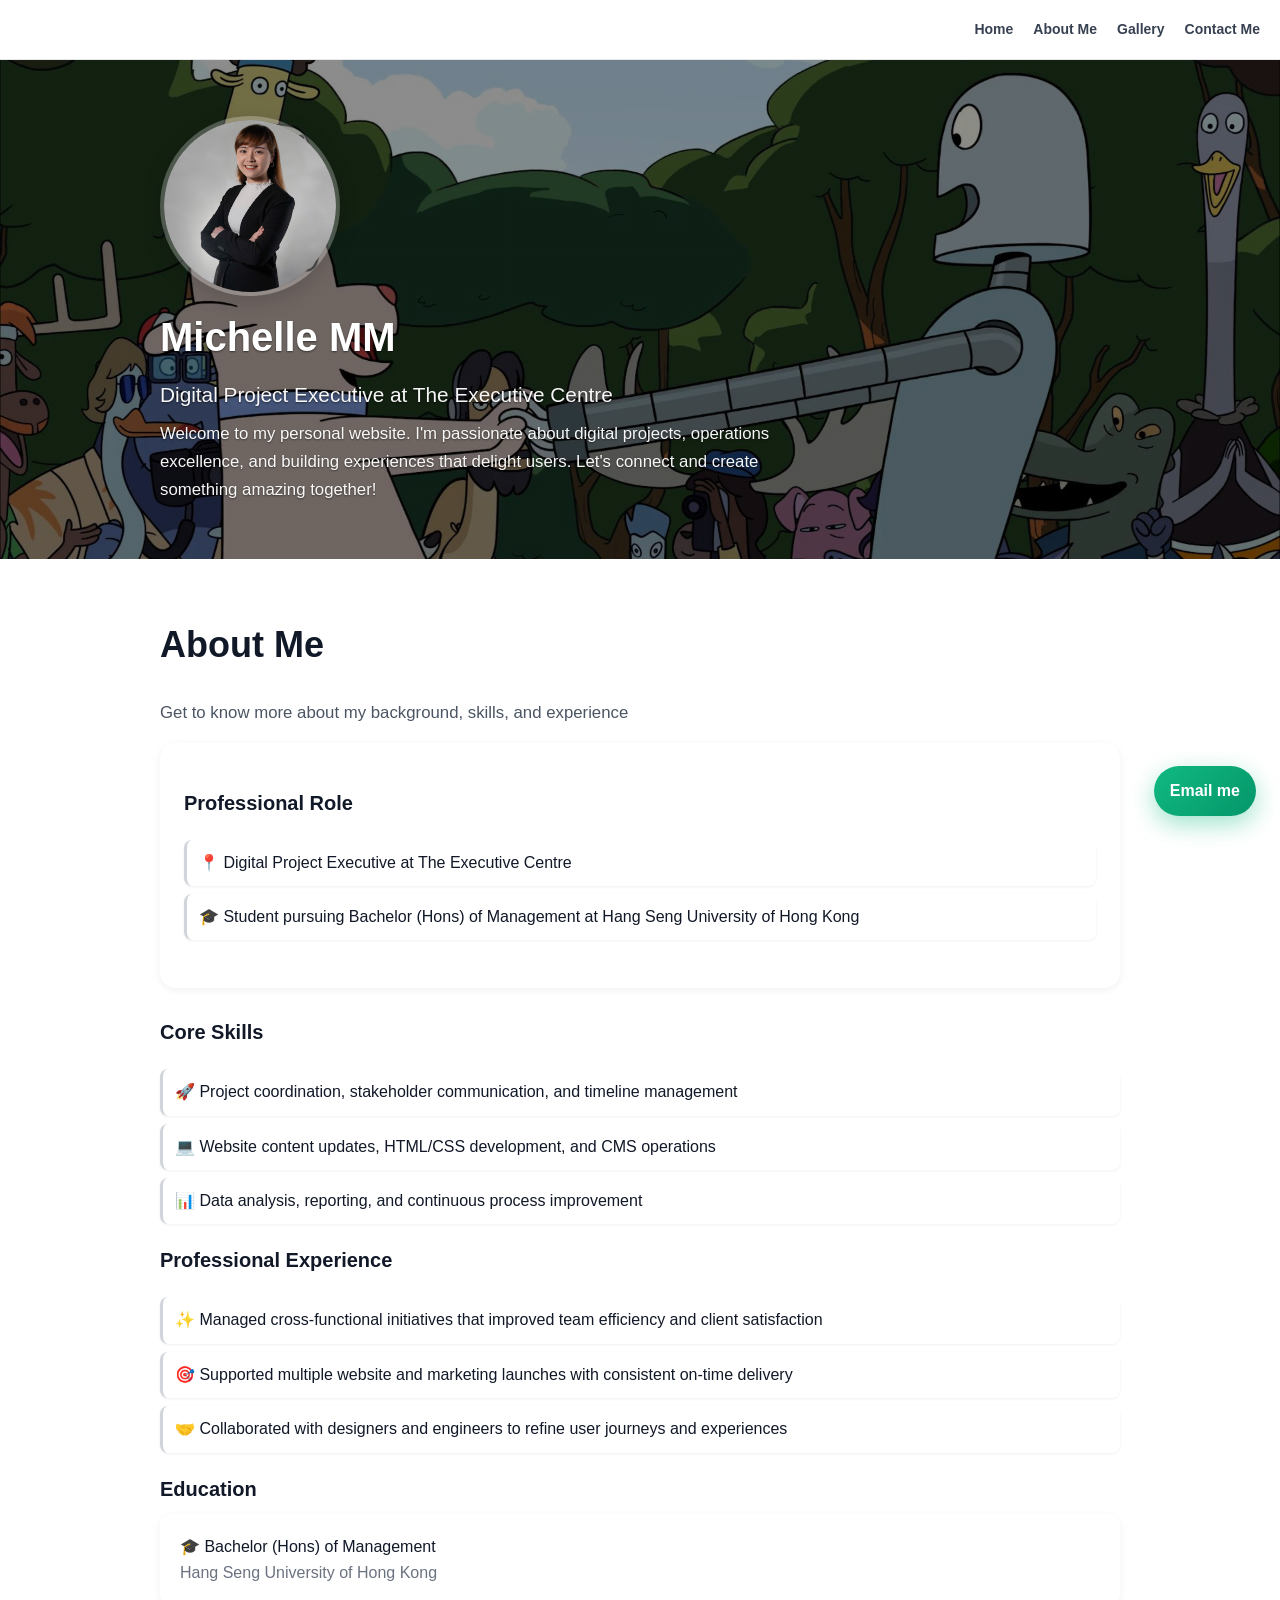
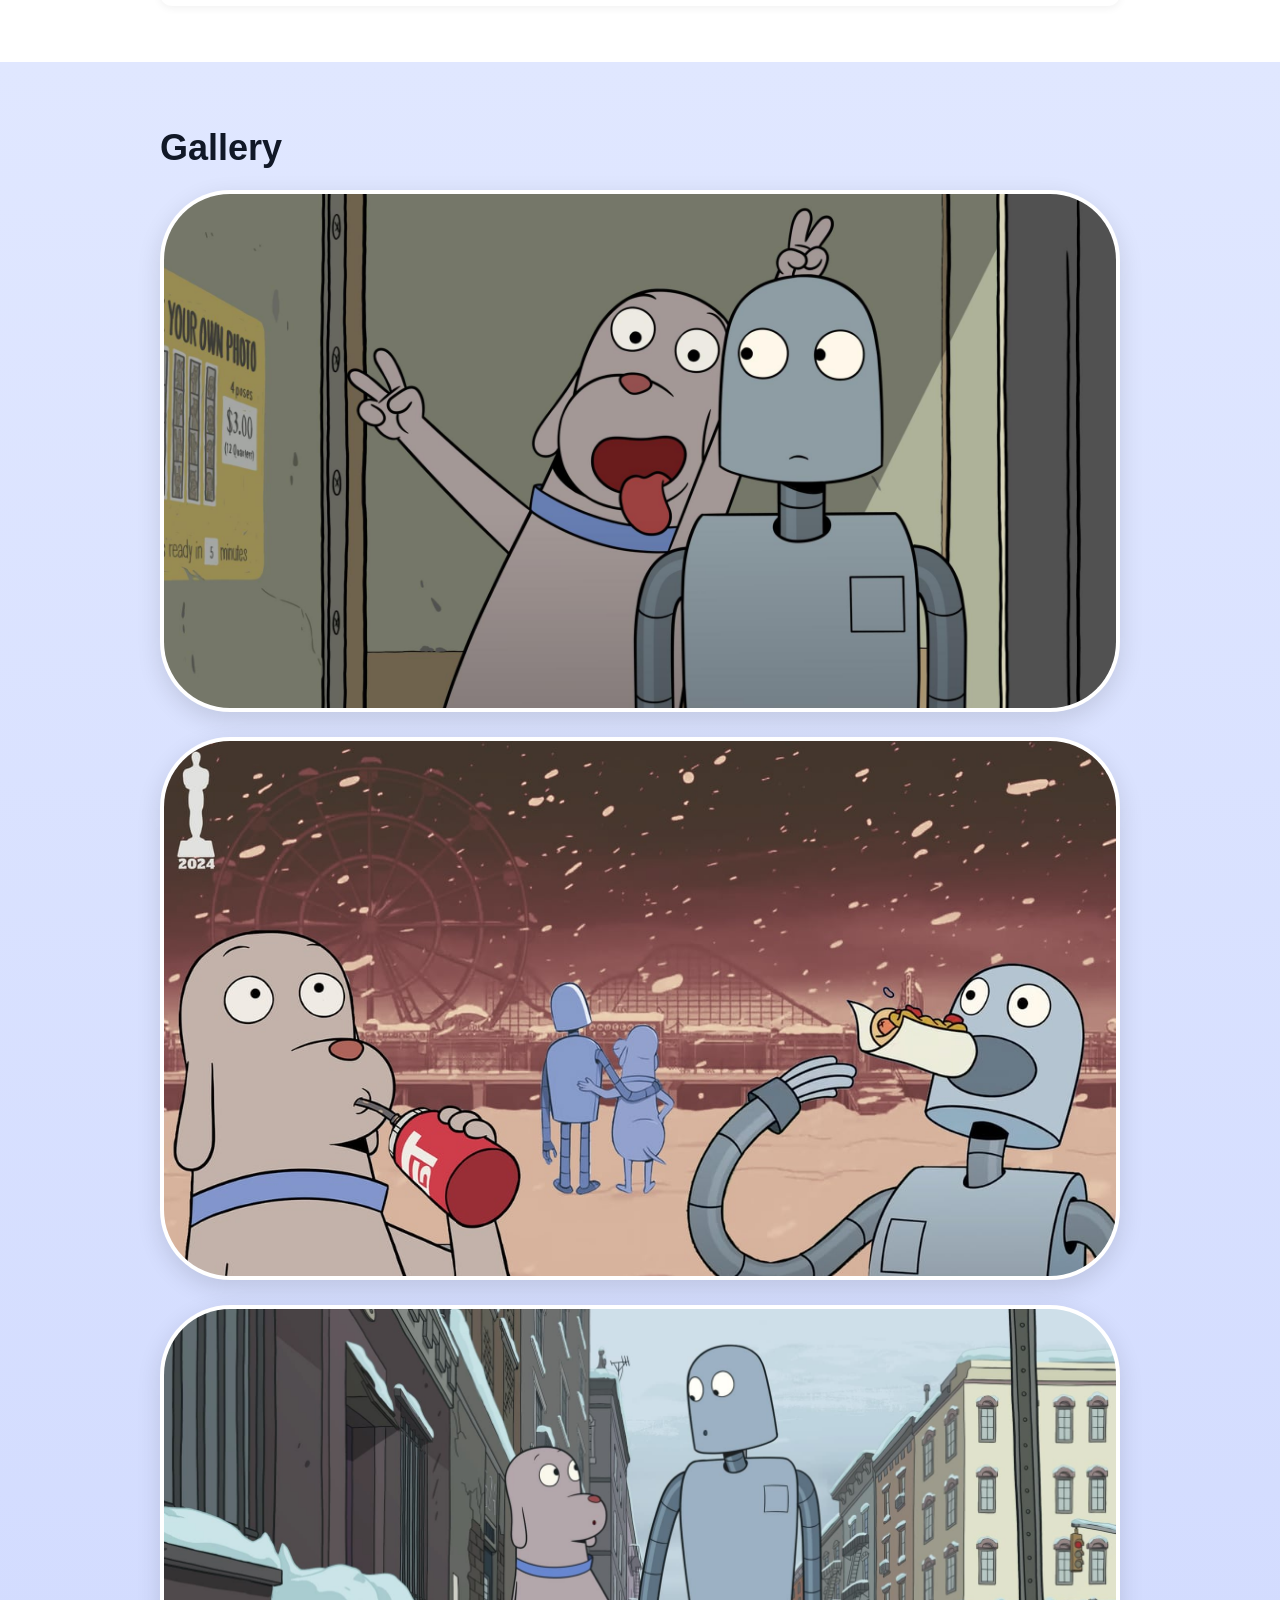
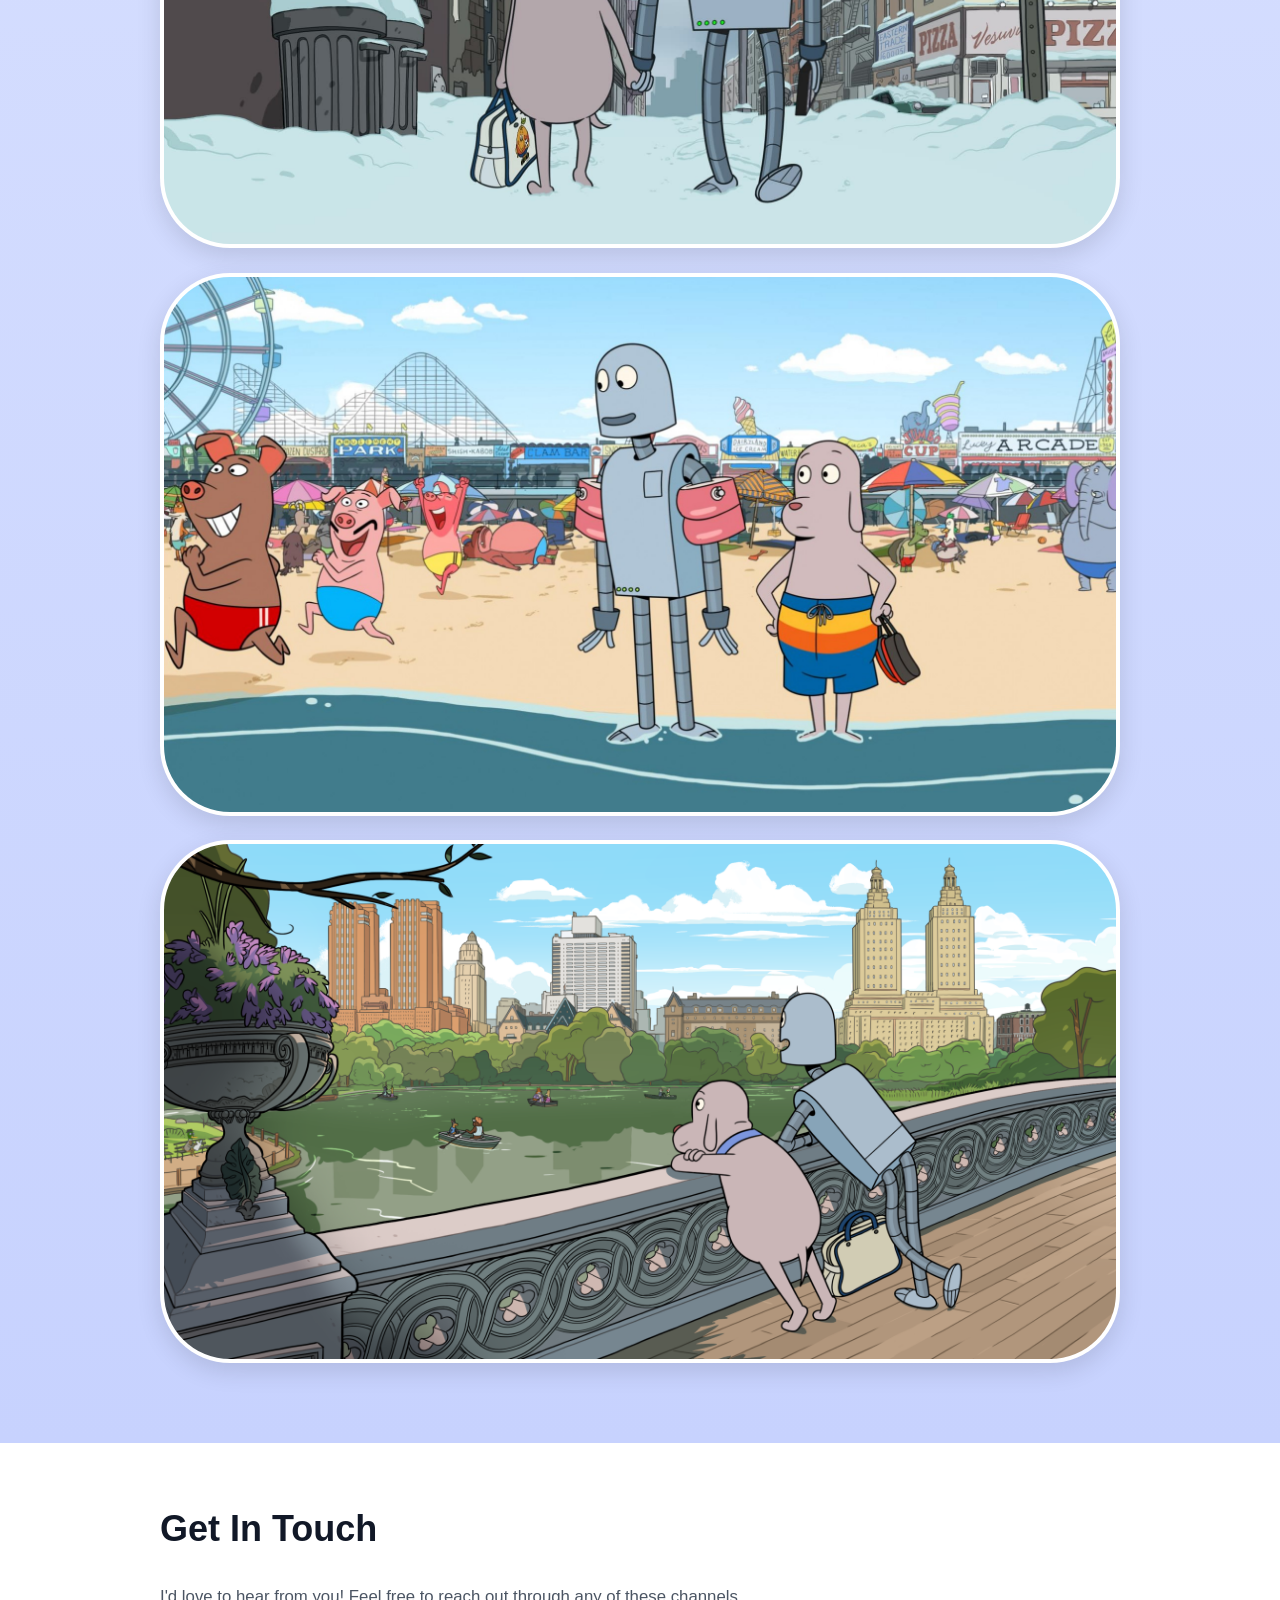
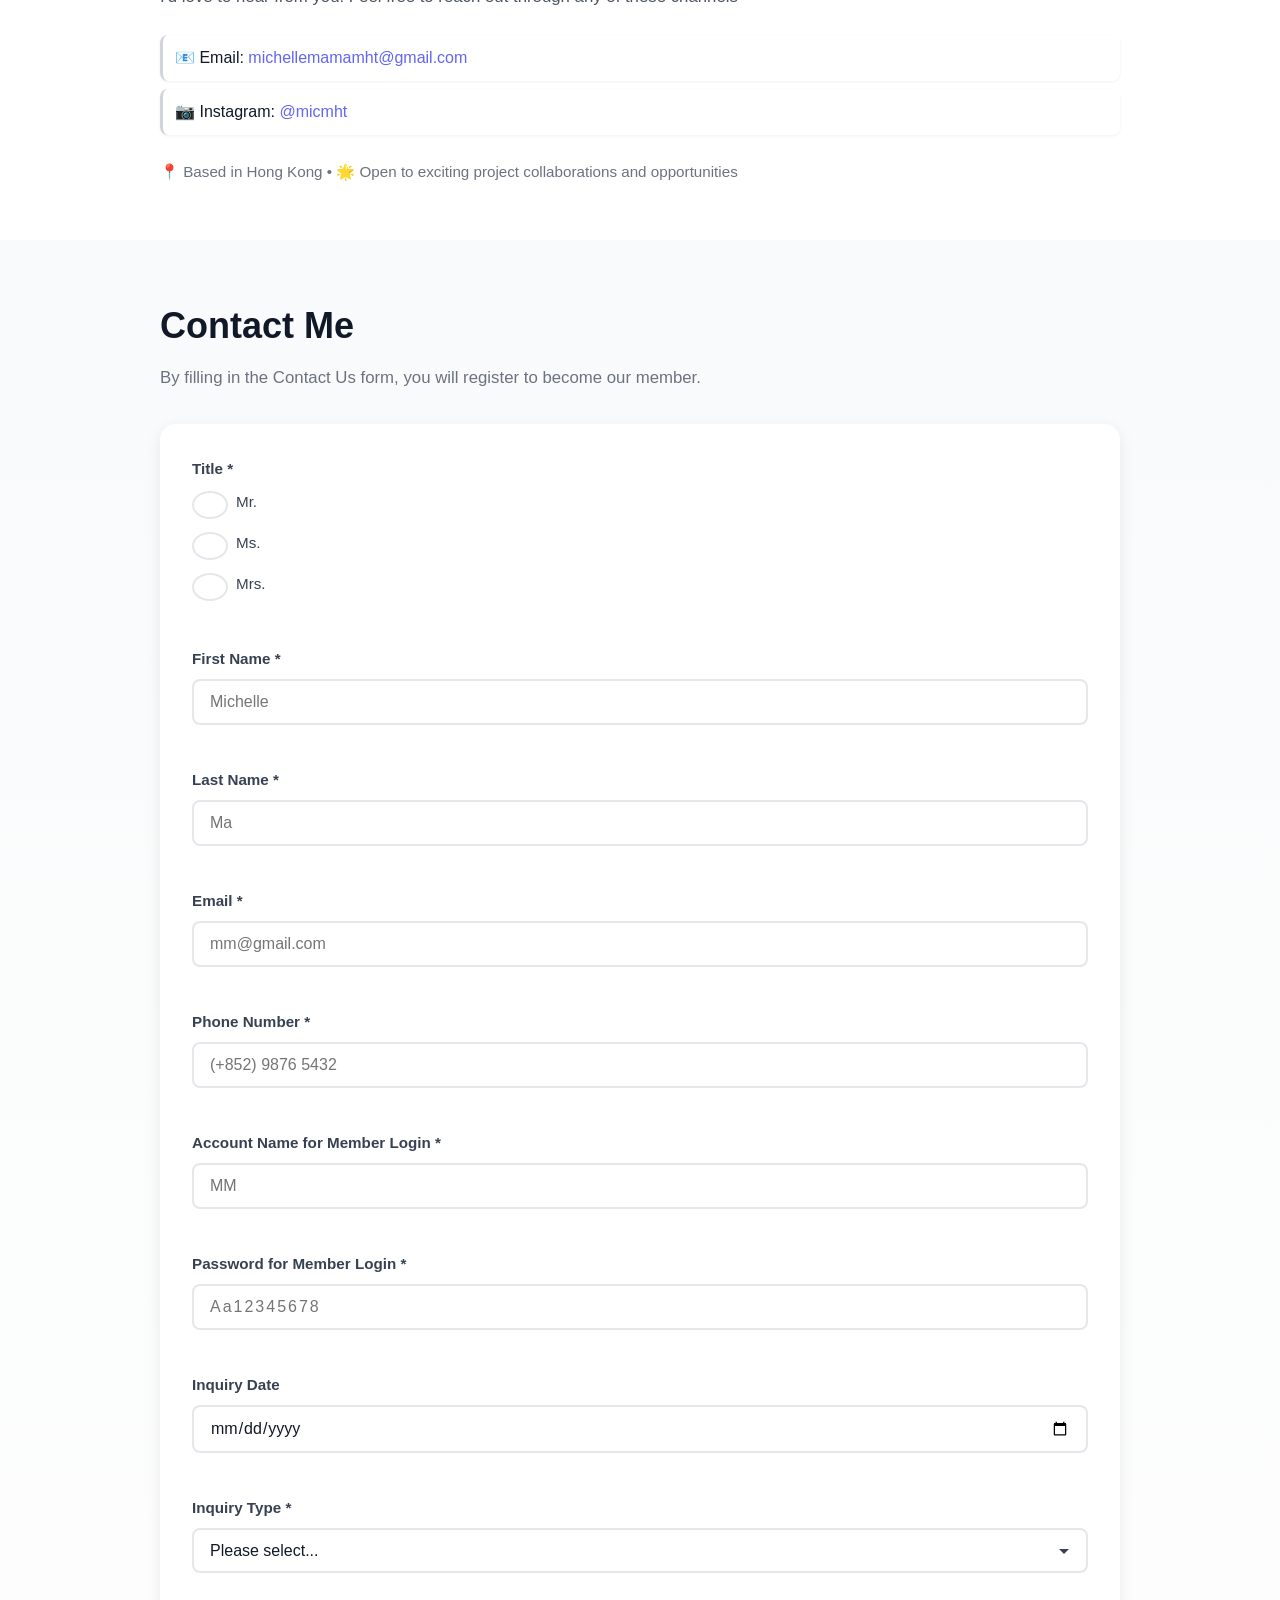
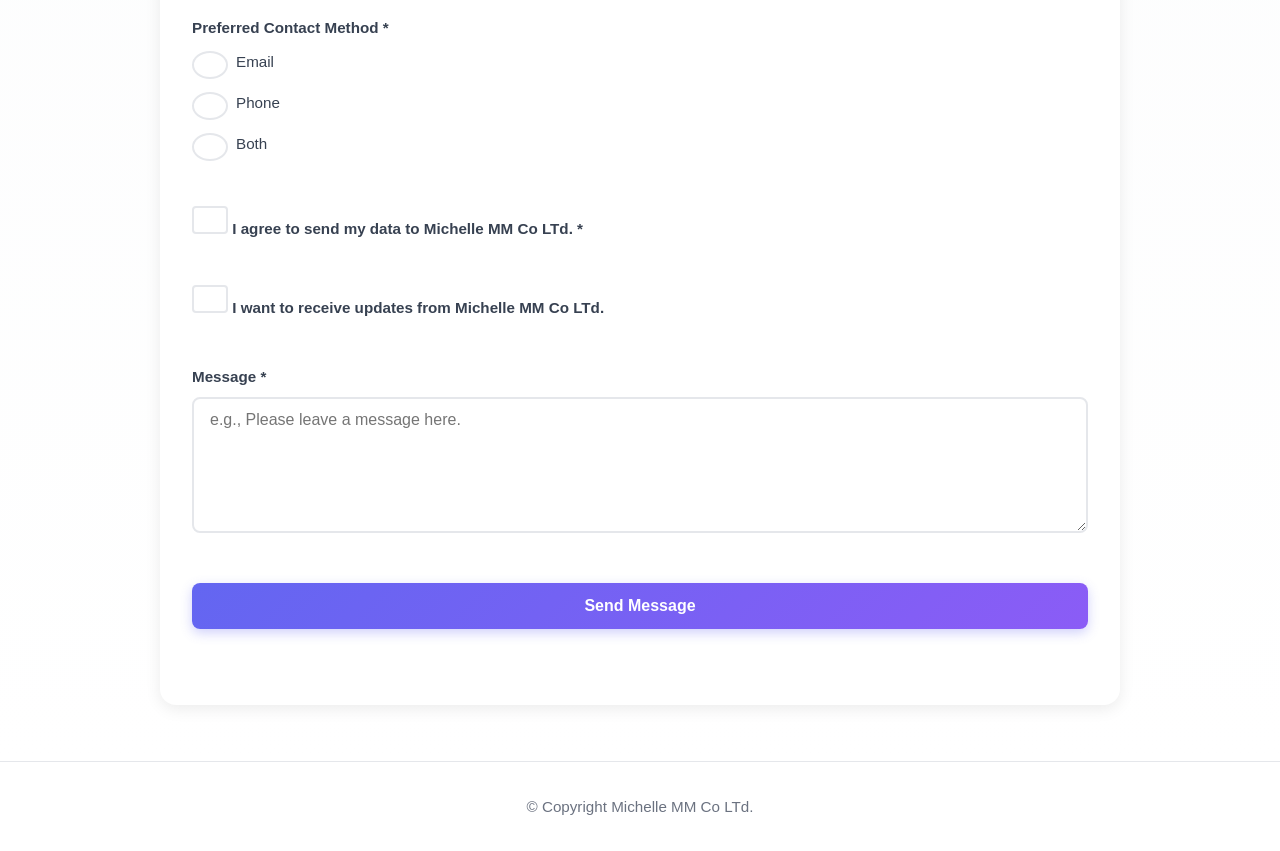
<file: index.html>
<!DOCTYPE html>
<html lang="en">
<head>
<meta charset="UTF-8">
<meta name="viewport" content="width=device-width, initial-scale=1.0">
<title>Michelle MM - Digital Project Executive | Personal Portfolio</title>
<link rel="stylesheet" href="css/style.css">
</head>
<body>
<header>
<nav>
<ul>
<li><a href="#intro">Home</a></li>
<li><a href="#about">About Me</a></li>
<li><a href="#gallery">Gallery</a></li>
<li><a href="#contact">Contact Me</a></li>
</ul>
</nav>
</header>
<main>
<section id="intro">
<div class="Container">
<img src="Images/Portrait.JPG" alt="The portrait of me">
<h2>Michelle MM</h2>
<p style="font-size: 1.3rem; font-weight: 500; margin-top: 16px;">Digital Project Executive at The Executive Centre</p>
<p>Welcome to my personal website. I'm passionate about digital projects, operations excellence, and building experiences that delight users. Let's connect and create something amazing together!</p>
</div> 
</section>

<section id="about">
<div class="container">
<h1>About Me</h1>
<p>Get to know more about my background, skills, and experience</p>
<div style="background: rgb(255, 255, 255); padding: 24px; border-radius: 16px; margin-bottom: 32px; box-shadow: 0 2px 8px rgba(0,0,0,0.06);">
<h2>Professional Role</h2>
<ul>
<li>📍 Digital Project Executive at The Executive Centre</li>
<li>🎓 Student pursuing Bachelor (Hons) of Management at Hang Seng University of Hong Kong</li>
</ul>
</div>

<h2>Core Skills</h2>
<ul>
<li>🚀 Project coordination, stakeholder communication, and timeline management</li>
<li>💻 Website content updates, HTML/CSS development, and CMS operations</li>
<li>📊 Data analysis, reporting, and continuous process improvement</li>
</ul>

<h2>Professional Experience</h2>
<ul>
<li>✨ Managed cross-functional initiatives that improved team efficiency and client satisfaction</li>
<li>🎯 Supported multiple website and marketing launches with consistent on-time delivery</li>
<li>🤝 Collaborated with designers and engineers to refine user journeys and experiences</li>
</ul>

<h2>Education</h2>
<p style="background: white; padding: 20px; border-radius: 12px; box-shadow: 0 2px 8px rgba(0,0,0,0.06); display: inline-block; min-width: 100%;">🎓 Bachelor (Hons) of Management<br><span style="color: #6b7280; font-size: 1rem;">Hang Seng University of Hong Kong</span></p>
</div>
</section>

<section id="gallery">
<div class="container">
<h1>Gallery</h1>
<img src="Images/wp14143793-robot-dreams-wallpapers.jpg" alt="Robot and Doggy">
<img src="Images/wp14143801-robot-dreams-wallpapers.jpg" alt="Robot and Doggy are eating together">
<img src="Images/wp14143804-robot-dreams-wallpapers.jpg" alt="Robot and Doggy are holding hands under the snow">
<img src="Images/wp14143809-robot-dreams-wallpapers.jpg" alt="Robot and Doggy are going to the beatch">
<img src="Images/wp14143810-robot-dreams-wallpapers.png" alt="Robot and Doggy are enjoy the view on the bridge">
</div>
</section>

<section id="contact">
<div class="container">
<h1>Get In Touch</h1>
<p>I'd love to hear from you! Feel free to reach out through any of these channels</p>
<ul>
<li>📧 Email: <a href="mailto:michellemamamht@gmail.com">michellemamamht@gmail.com</a></li>
<li>📷 Instagram: <a href="https://instagram.com/micmht" target="_blank" rel="noopener noreferrer">@micmht</a></li>
</ul>
<p>📍 Based in Hong Kong • 🌟 Open to exciting project collaborations and opportunities</p>
</div>
</section>

<section id="contact-form">
<div class="container">
<h1>Contact Me</h1>
<p>By filling in the Contact Us form, you will register to become our member.</p>
<form id="contactForm" action="https://app.us7.list-manage.com/subscribe/post?u=ef523bb16d90a282c8f7b4251&amp;id=9f98a2d433&amp;f_id=00cca8e0f0" method="post" novalidate>
  <div class="form-group">
    <label>Title *</label>
    <div class="radio-group">
    <div class="radio-option">
    <input type="radio" id="title-mr" name="title" value="mr" required>
    <label for="title-mr">Mr.</label>
    </div>
    <div class="radio-option">
    <input type="radio" id="title-ms" name="title" value="ms" required>
    <label for="title-ms">Ms.</label>
    </div>
    <div class="radio-option">
    <input type="radio" id="title-mrs" name="title" value="mrs" required>
    <label for="title-mrs">Mrs.</label>
    </div>
    </div>
    <span class="error-message"></span>
    </div>
<div class="form-group">
<label for="firstName">First Name *</label>
<input type="text" id="firstName" name="FNAME" placeholder="Michelle" required>
<span class="error-message"></span>
</div>
<div class="form-group">
<label for="lastName">Last Name *</label>
<input type="text" id="lastName" name="LNAME" placeholder="Ma" required>
<span class="error-message"></span>
</div>
<div class="form-group">
<label for="email">Email *</label>
<input type="email" id="email" name="EMAIL" placeholder="mm@gmail.com" required>
<span class="error-message"></span>
</div>
<div class="form-group">
<label for="phone">Phone Number *</label>
<input type="tel" id="phone" name="PHONE" placeholder="(+852) 9876 5432" minlength="8" maxlength="20" required>
<span class="error-message"></span>
</div>
<!-- Mailchimp bot protection field -->
<div aria-hidden="true" style="position: absolute; left: -5000px;">
  <input type="text" name="b_ef523bb16d90a282c8f7b4251_9f98a2d433" tabindex="-1" value="">
</div>
<div class="form-group">
  <label for="account-name">Account Name for Member Login *</label>
  <input type="text" id="account-name" name="account-name" placeholder="MM" required>
  <span class="error-message"></span>
  </div>
<div class="form-group">
<label for="password">Password for Member Login *</label>
<input type="password" id="password" name="password" placeholder="Aa12345678" required>
<span class="error-message"></span>
</div>
<div class="form-group">
  <label for="date">Inquiry Date</label>
  <input type="date" id="date" name="date">
  <span class="error-message"></span>
  </div>
<div class="form-group">
<label for="inquiry-type">Inquiry Type *</label>
<select id="inquiry-type" name="inquiry-type" required>
<option value="">Please select...</option>
<option value="general">General Inquiry</option>
<option value="collaboration">Project Collaboration</option>
<option value="job">Job Opportunity</option>
<option value="other">Other</option>
</select>
<span class="error-message"></span>
</div>
<div class="form-group">
<label>Preferred Contact Method *</label>
<div class="radio-group">
<div class="radio-option">
<input type="radio" id="contact-email" name="contact-method" value="email" required>
<label for="contact-email">Email</label>
</div>
<div class="radio-option">
<input type="radio" id="contact-phone" name="contact-method" value="phone" required>
<label for="contact-phone">Phone</label>
</div>
<div class="radio-option">
<input type="radio" id="contact-both" name="contact-method" value="both" required>
<label for="contact-both">Both</label>
</div>
</div>
<span class="error-message"></span>
</div>
<div class="form-group">
  <label class="checkbox-label">
  <input type="checkbox" id="terms" name="terms" value="accepted" required>
  <span>I agree to send my data to Michelle MM Co LTd. *</span>
  </label>
  <span class="error-message"></span>
  </div>
<div class="form-group">
  <label class="checkbox-label">
  <input type="checkbox" id="opt-in" name="opt-in" value="accepted">
  <span>I want to receive updates from Michelle MM Co LTd.</span>
  </label>
  <span class="error-message"></span>
  </div>
<div class="form-group">
<label for="message">Message *</label>
<textarea id="message" name="message" rows="6" placeholder="e.g., Please leave a message here." required></textarea>
<span class="error-message"></span>
</div>
<button type="submit" class="submit-btn">Send Message</button>
<div id="formMessage" class="form-message"></div>
</form>
</div>
</section>

</main>
<footer>
<p>© Copyright Michelle MM Co LTd.</p>
</footer>
<!-- Lightbox overlay for gallery -->
<div id="lightbox" aria-hidden="true" style="display:none;">
<div class="lightbox-backdrop" role="button" tabindex="0"></div>
<img class="lightbox-image" alt="Expanded gallery image">
</div>

<!-- Back to top button -->
<button id="backToTop" type="button" aria-label="Back to top" style="display:none;">↑</button>

<!-- Sticky CTA: Email me -->
<a id="ctaEmail" href="mailto:michellemamamht@gmail.com" aria-label="Email Michelle">Email me</a>

<!-- Interaction scripts -->
<script>
// Smooth scroll for in-page links
document.querySelectorAll('a[href^="#"]').forEach(function(anchor){
  anchor.addEventListener('click', function(e){
    var targetId = this.getAttribute('href');
    var target = document.querySelector(targetId);
    if(target){
      e.preventDefault();
      target.scrollIntoView({ behavior: 'smooth', block: 'start' });
    }
  });
});

// Back to top visibility and behavior
var backBtn = document.getElementById('backToTop');
window.addEventListener('scroll', function(){
  backBtn.style.display = window.scrollY > 300 ? 'block' : 'none';
});
backBtn.addEventListener('click', function(){
  window.scrollTo({ top: 0, behavior: 'smooth' });
});

// Carousel logic
(function(){
  var track = document.querySelector('.carousel-track');
  if(!track) return;
  var slides = Array.from(document.querySelectorAll('.carousel-slide'));
  var prevBtn = document.querySelector('.carousel-btn.prev');
  var nextBtn = document.querySelector('.carousel-btn.next');
  var dotsContainer = document.querySelector('.carousel-dots');
  var index = 0;
  var timer; var autoplayMs = 3500; var isPointerDown = false; var startX = 0; var deltaX = 0;

  function renderDots(){
    dotsContainer.innerHTML = '';
    slides.forEach(function(_, i){
      var dot = document.createElement('button');
      dot.className = 'carousel-dot' + (i === index ? ' active' : '');
      dot.setAttribute('aria-label', 'Slide ' + (i+1));
      dot.addEventListener('click', function(){ goTo(i); restart(); });
      dotsContainer.appendChild(dot);
    });
  }
  function update(){
    var width = track.clientWidth; // equal to carousel width via CSS
    track.style.transform = 'translateX(' + (-index * width) + 'px)';
    renderDots();
  }
  function goTo(i){ index = (i + slides.length) % slides.length; update(); }
  function next(){ goTo(index+1); }
  function prev(){ goTo(index-1); }
  function start(){ timer = setInterval(next, autoplayMs); }
  function stop(){ clearInterval(timer); }
  function restart(){ stop(); start(); }

  nextBtn.addEventListener('click', function(){ next(); restart(); });
  prevBtn.addEventListener('click', function(){ prev(); restart(); });
  window.addEventListener('resize', update);

  // Drag / swipe
  var carousel = document.querySelector('.carousel');
  function onDown(x){ isPointerDown = true; startX = x; stop(); }
  function onMove(x){ if(!isPointerDown) return; deltaX = x - startX; track.style.transition = 'none'; track.style.transform = 'translateX(' + (-(index * track.clientWidth) + deltaX) + 'px)'; }
  function onUp(){
    if(!isPointerDown) return; isPointerDown = false; track.style.transition = '';
    if(Math.abs(deltaX) > track.clientWidth * 0.2){ if(deltaX < 0) next(); else prev(); } else { update(); }
    deltaX = 0; restart();
  }
  carousel.addEventListener('mousedown', function(e){ onDown(e.clientX); });
  window.addEventListener('mousemove', function(e){ onMove(e.clientX); });
  window.addEventListener('mouseup', onUp);
  carousel.addEventListener('touchstart', function(e){ onDown(e.touches[0].clientX); }, {passive:true});
  carousel.addEventListener('touchmove', function(e){ onMove(e.touches[0].clientX); }, {passive:true});
  window.addEventListener('touchend', onUp);

  // Init
  renderDots(); update(); start();
})();

// Contact form handling
(function(){
  var form = document.getElementById('contactForm');
  if(!form) return;
  
  var formMessage = document.getElementById('formMessage');
  
  function showFieldError(fieldId, message){
    var fieldEl = document.getElementById(fieldId);
    if(!fieldEl) return;
    var errorEl = fieldEl.parentElement.querySelector('.error-message');
    if(errorEl){
      errorEl.textContent = message;
    }
    if(fieldEl.type !== 'radio' && fieldEl.type !== 'checkbox'){
      fieldEl.style.borderColor = '#ef4444';
    }
  }
  
  function clearFieldError(fieldId){
    var fieldEl = document.getElementById(fieldId);
    if(!fieldEl) return;
    var errorEl = fieldEl.parentElement.querySelector('.error-message');
    if(errorEl){
      errorEl.textContent = '';
    }
    if(fieldEl.type !== 'radio' && fieldEl.type !== 'checkbox'){
      fieldEl.style.borderColor = '';
    }
  }
  
  form.addEventListener('submit', function(e){
    e.preventDefault();
    
    // Clear previous messages
    formMessage.textContent = '';
    formMessage.className = 'form-message';
    document.querySelectorAll('.error-message').forEach(function(el){
      el.textContent = '';
    });
    document.querySelectorAll('input, textarea, select').forEach(function(el){
      if(el.type !== 'radio' && el.type !== 'checkbox'){
        el.style.borderColor = '';
      }
    });
    
    // Get form values
    var title = form.querySelector('input[name="title"]:checked');
    var firstName = document.getElementById('firstName').value.trim();
    var lastName = document.getElementById('lastName').value.trim();
    var accountName = document.getElementById('account-name').value.trim();
    var email = document.getElementById('email').value.trim();
    var phone = document.getElementById('phone').value.trim();
    var password = document.getElementById('password').value.trim();
    var inquiryType = document.getElementById('inquiry-type').value;
    var contactMethod = form.querySelector('input[name="contact-method"]:checked');
    var terms = document.getElementById('terms').checked;
    var message = document.getElementById('message').value.trim();
    
    // Basic validation
    var isValid = true;
    
    if(!title){
      var titleGroup = document.querySelector('input[name="title"]').closest('.form-group');
      var errorEl = titleGroup.querySelector('.error-message');
      if(errorEl){
        errorEl.textContent = 'Please select a title';
      }
      isValid = false;
    }
    
    if(!firstName){
      showFieldError('firstName', 'Please enter your first name');
      isValid = false;
    }
    
    if(!lastName){
      showFieldError('lastName', 'Please enter your last name');
      isValid = false;
    }
    
    if(!accountName){
      showFieldError('account-name', 'Please enter your account name');
      isValid = false;
    }
    
    if(!password){
      showFieldError('password', 'Please enter your password');
      isValid = false;
    }
    
    if(!email || !/^[^\s@]+@[^\s@]+\.[^\s@]+$/.test(email)){
      showFieldError('email', email ? 'Please enter a valid email address' : 'Please enter your email');
      isValid = false;
    }
    
    if(!phone){
      showFieldError('phone', 'Please fill in a valid phone number');
      isValid = false;
    } else if(phone.length < 8 || phone.length > 20){
      showFieldError('phone', 'Phone number must be between 8 and 20 characters');
      isValid = false;
    }
    
    if(!inquiryType){
      showFieldError('inquiry-type', 'Please select an inquiry type');
      isValid = false;
    }
    
    if(!contactMethod){
      var contactMethodGroups = document.querySelectorAll('input[name="contact-method"]');
      if(contactMethodGroups.length > 0){
        var radioGroup = contactMethodGroups[0].closest('.form-group');
        var errorEl = radioGroup.querySelector('.error-message');
        if(errorEl){
          errorEl.textContent = 'Please select a contact method';
        }
      }
      isValid = false;
    }
    
    if(!terms){
      var termsLabel = document.getElementById('terms').closest('.form-group');
      var errorEl = termsLabel.querySelector('.error-message');
      if(errorEl){
        errorEl.textContent = 'Please agree to send your data to the Company';
      }
      isValid = false;
    }
    
    if(!message){
      showFieldError('message', 'Please leave a message here');
      isValid = false;
    }
    
    if(!isValid){
      formMessage.textContent = 'Please fill in the above required fields';
      formMessage.className = 'form-message error';
      return;
    }
    
    // Submit to Mailchimp using JSONP
    var formData = {
      u: 'ef523bb16d90a282c8f7b4251',
      id: '9f98a2d433',
      f_id: '00cca8e0f0',
      FNAME: firstName,
      LNAME: lastName,
      EMAIL: email,
      PHONE: phone
    };
    
    // Build query string
    var queryString = Object.keys(formData).map(function(key) {
      return encodeURIComponent(key) + '=' + encodeURIComponent(formData[key]);
    }).join('&');
    
    // Create callback function name
    var callbackName = 'mailchimpCallback_' + Date.now();
    
    // Create script element for JSONP
    var script = document.createElement('script');
    script.src = 'https://app.us7.list-manage.com/subscribe/post-json?' + queryString + '&c=' + callbackName;
    
    // Set up callback
    window[callbackName] = function(data) {
      // Clean up
      delete window[callbackName];
      if(script.parentNode){
        document.body.removeChild(script);
      }
      
      if(data.result === 'success'){
        // Show success message
        formMessage.textContent = 'Thank you for your message! I\'ll get back to you as soon as possible. Please stay tuned.';
        formMessage.className = 'form-message success';
        
        // Reset form and redirect to thank-you page
        form.reset();
        setTimeout(function(){
          window.location.href = 'thank-you.html';
        }, 1500);
      } else {
        // Show error message from Mailchimp
        var errorMsg = data.msg || 'There was an error submitting your form. Please try again.';
        formMessage.textContent = errorMsg;
        formMessage.className = 'form-message error';
      }
    };
    
    // Add script to page
    document.body.appendChild(script);
  });
  
  // Clear error on input
  form.querySelectorAll('input, textarea, select').forEach(function(field){
    field.addEventListener('input', function(){
      clearFieldError(this.id);
      if(this.type === 'radio' || this.type === 'checkbox'){
        var group = this.closest('.form-group');
        if(group){
          var errorEl = group.querySelector('.error-message');
          if(errorEl){
            errorEl.textContent = '';
          }
        }
      }
    });
    
    if(field.type === 'radio' || field.type === 'checkbox'){
      field.addEventListener('change', function(){
        var group = this.closest('.form-group');
        if(group){
          var errorEl = group.querySelector('.error-message');
          if(errorEl){
            errorEl.textContent = '';
          }
        }
      });
    }
  });
})();
</script>
</body>
</html>
</file>
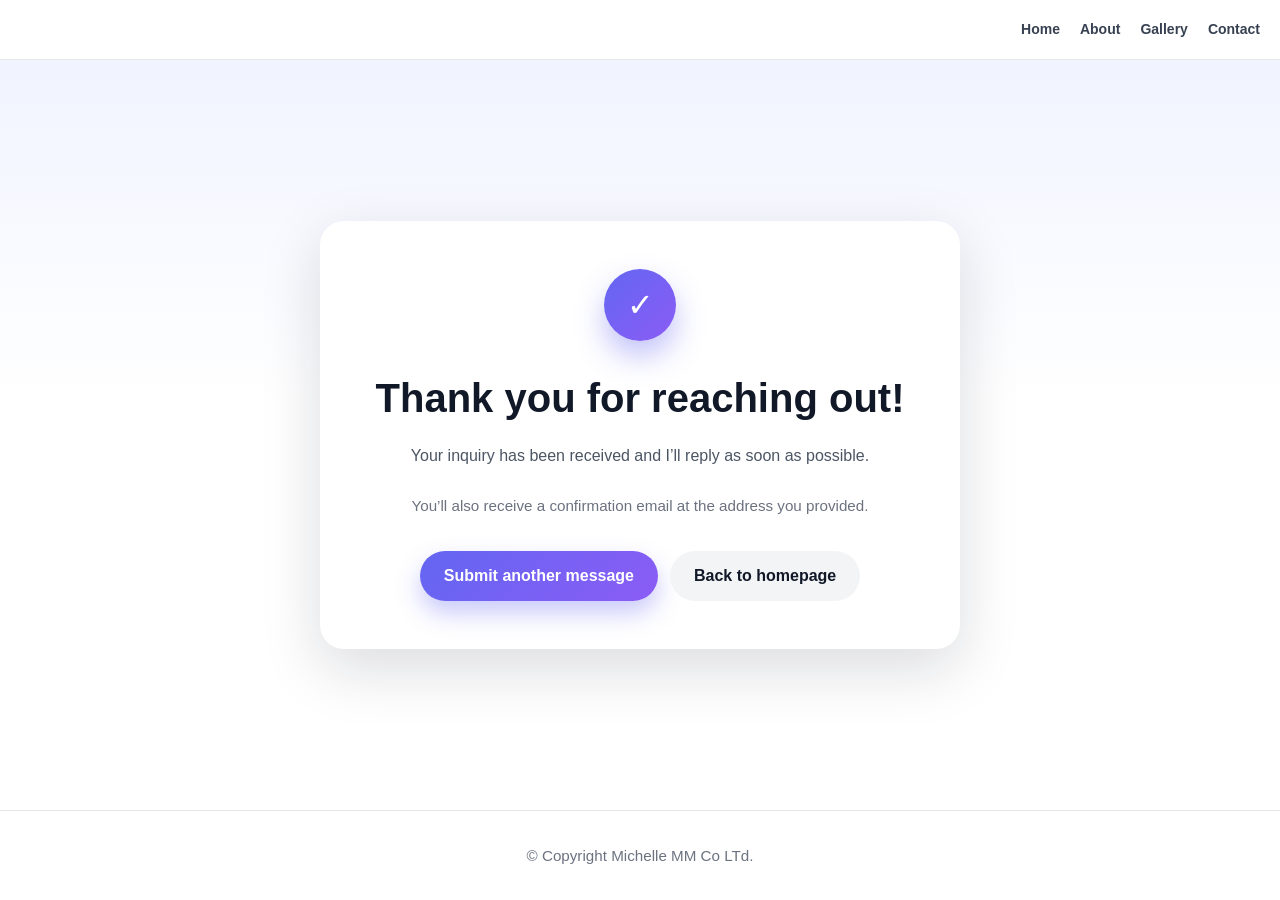
<file: thank-you.html>
<!DOCTYPE html>
<html lang="en">
<head>
  <meta charset="UTF-8">
  <meta name="viewport" content="width=device-width, initial-scale=1.0">
  <title>Thank You | Michelle MM</title>
  <link rel="stylesheet" href="css/style.css">
  <style>
    body{
      background: linear-gradient(180deg, #eef2ff 0%, #ffffff 45%);
      min-height: 100vh;
      display: flex;
      flex-direction: column;
    }
    header{
      justify-content: center;
    }
    .thankyou-section{
      flex: 1;
      display: flex;
      align-items: center;
      justify-content: center;
      padding: 80px 16px;
    }
    .thankyou-card{
      max-width: 640px;
      width: 100%;
      background: #ffffff;
      padding: 48px 40px;
      border-radius: 24px;
      box-shadow: 0 20px 60px rgba(15, 23, 42, 0.15);
      text-align: center;
      animation: fadeInUp 0.6s ease;
    }
    .thankyou-check{
      width: 72px;
      height: 72px;
      border-radius: 999px;
      background: linear-gradient(135deg, #6366f1, #8b5cf6);
      display: inline-flex;
      align-items: center;
      justify-content: center;
      color: #fff;
      font-size: 32px;
      margin-bottom: 24px;
      box-shadow: 0 15px 30px rgba(99, 102, 241, 0.4);
    }
    .thankyou-card h1{
      font-size: clamp(2rem, 4vw, 2.5rem);
      margin-bottom: 12px;
    }
    .thankyou-card p{
      color: #4b5563;
      margin-bottom: 24px;
    }
    .thankyou-card .meta{
      font-size: 0.95rem;
      color: #6b7280;
      margin-bottom: 32px;
    }
    .thankyou-actions{
      display: flex;
      flex-wrap: wrap;
      gap: 12px;
      justify-content: center;
    }
    .thankyou-actions a{
      display: inline-flex;
      align-items: center;
      justify-content: center;
      padding: 12px 24px;
      border-radius: 999px;
      font-weight: 600;
      text-decoration: none;
      transition: transform 0.2s ease, box-shadow 0.2s ease;
    }
    .thankyou-actions a.primary{
      background: linear-gradient(135deg, #6366f1, #8b5cf6);
      color: #fff;
      box-shadow: 0 12px 25px rgba(99, 102, 241, 0.35);
    }
    .thankyou-actions a.secondary{
      background: #f3f4f6;
      color: #111827;
    }
    .thankyou-actions a:hover{
      transform: translateY(-2px);
    }
    footer{
      margin-top: auto;
    }
    @media (max-width: 640px){
      .thankyou-card{
        padding: 40px 28px;
      }
      .thankyou-actions{
        flex-direction: column;
      }
    }
  </style>
</head>
<body>
  <header>
    <nav>
      <ul>
        <li><a href="index.html#intro">Home</a></li>
        <li><a href="index.html#about">About</a></li>
        <li><a href="index.html#gallery">Gallery</a></li>
        <li><a href="index.html#contact-form">Contact</a></li>
      </ul>
    </nav>
  </header>

  <section class="thankyou-section">
    <div class="thankyou-card">
      <div class="thankyou-check">✓</div>
      <h1>Thank you for reaching out!</h1>
      <p>Your inquiry has been received and I’ll reply as soon as possible.</p>
      <p class="meta">You’ll also receive a confirmation email at the address you provided.</p>
      <div class="thankyou-actions">
        <a class="primary" href="index.html#contact-form">Submit another message</a>
        <a class="secondary" href="index.html">Back to homepage</a>
      </div>
    </div>
  </section>

  <footer>
    <p>© Copyright Michelle MM Co LTd.</p>
  </footer>
</body>
</html>
</file>
<file: css/style.css>
*{
    padding: 0;
    margin: 0;
    box-sizing: border-box;
}

body{
    font-family: -apple-system, BlinkMacSystemFont, 'Segoe UI', Roboto, Oxygen,
        Ubuntu, Cantarell, 'Helvetica Neue', 'Noto Sans', Arial, sans-serif;
    color: #111827;
    background-color: #ffffff;
    line-height: 1.65;
    scroll-behavior: smooth;
}

header{
    height: 60px;
    display: flex;
    align-items: center;
    border-bottom: 1px solid #e5e7eb;
    background: #ffffff;
    backdrop-filter: blur(10px);
    position: sticky;
    top: 0;
    z-index: 100;
    box-shadow: none;
}

header nav{
    width: 100%;
}

header nav ul{
    display: flex;
    justify-content: flex-end;
    gap: 20px;
    list-style: none;
    padding: 0 20px;
}

header nav ul li{
    padding-left: 0;
}

header a{
    text-decoration: none;
    color: #374151;
    font-weight: 600;
    font-size: 14px;
    transition: color 0.2s ease;
}
header a:hover{ color: #111827; }

section{
    min-height: auto;
    padding: 56px 16px;
    display: flex;
    justify-content: center;
    align-items: center;
}

.Container,
.container{
    width: 100%;
    max-width: 960px;
    margin: 0 auto;
    text-align: left;
}

#intro .Container{ animation: fadeInUp 0.6s ease-out; }

@keyframes fadeInUp{
    from{
        opacity: 0;
        transform: translateY(30px);
    }
    to{
        opacity: 1;
        transform: translateY(0);
    }
}

.Container img,
.container img{
    width: 180px;
    height: 180px;
    object-fit: cover;
    border-radius: 50%;
    border: 4px solid rgba(255, 255, 255, 0.25);
    box-shadow: 0 6px 20px rgba(0, 0, 0, 0.15);
    transition: transform 0.2s ease, box-shadow 0.2s ease;
    margin-bottom: 16px;
    display: block;
}

.Container img:hover,
.container img:hover{
    transform: scale(1.05);
    box-shadow: 0 12px 40px rgba(0, 0, 0, 0.3);
}

.Container h2,
.container h2{
    margin-top: 8px;
    font-size: clamp(1.75rem, 4vw, 2.5rem);
    font-weight: 700;
    line-height: 1.25;
}

.Container p{
    margin-top: 8px;
    font-size: 1.05rem;
    max-width: 640px;
    opacity: 0.96;
}

#intro {
    background: linear-gradient(0deg, rgba(0,0,0,0.45), rgba(0,0,0,0.45)),
                url(../Images/robot-dreams-wallpapers.jpg);
    background-repeat: no-repeat;
    background-size: cover;
    background-position: center;
    background-attachment: scroll;
    position: relative;
}

#intro::before{ content: none; }

#intro .Container,
#intro .Container h2,
#intro .Container p,
#intro .Container a,
#intro .Container li{ color: #ffffff; text-shadow: 0 1px 2px rgba(0,0,0,0.5); }

.container{
    text-align: left;
}

.container h1{
    font-size: clamp(1.75rem, 3.2vw, 2.25rem);
    font-weight: 700;
    margin-bottom: 24px;
    text-align: left;
    color: #111827;
}

.container > p:first-of-type{ font-size: 1.05rem; color: #4b5563; text-align: left; margin-bottom: 16px; }

.container h2{ font-size: 1.25rem; margin: 24px 0 12px; color: #111827; font-weight: 700; }

.container ul{
    list-style: none;
    padding-left: 0;
    margin: 24px 0;
}

.container li{ padding: 10px 12px; margin: 8px 0; background: #ffffff; border-radius: 8px; box-shadow: 0 1px 3px rgba(0,0,0,0.06); transition: background 0.2s ease; border-left: 3px solid #d1d5db; }
.container li:hover{ background: #f9fafb; }

.container a{
    color: #6366f1;
    text-decoration: none;
    font-weight: 500;
    transition: color 0.2s ease;
}

.container a:hover{
    color: #8b5cf6;
    text-decoration: underline;
}

#about{ background: #ffffff; }
#contact{ background: #ffffff; }
#gallery{ background: #ffffff; }
#contact .container p:last-child{ text-align: left; margin-top: 12px; font-size: 0.95rem; color: #6b7280; font-style: normal; }

#contact-form{
    background: linear-gradient(180deg, #f9fafb 0%, #ffffff 100%);
}

#contact-form .container{
    max-width: 960px;
}

#contact-form h1{
    margin-bottom: 8px;
}

#contact-form > .container > p:first-of-type{
    margin-bottom: 32px;
    color: #6b7280;
}

#contactForm{
    background: #ffffff;
    padding: 32px;
    border-radius: 16px;
    box-shadow: 0 4px 16px rgba(0,0,0,0.08);
}

.form-group{
    margin-bottom: 16px;
}

.form-group label{
    display: block;
    margin-bottom: 8px;
    font-weight: 600;
    color: #374151;
    font-size: 0.95rem;
}

.form-group input,
.form-group textarea,
.form-group select{
    width: 100%;
    padding: 12px 16px;
    border: 2px solid #e5e7eb;
    border-radius: 8px;
    font-size: 1rem;
    font-family: inherit;
    transition: border-color 0.2s ease, box-shadow 0.2s ease;
    background: #ffffff;
    color: #111827;
}

.form-group input:focus,
.form-group textarea:focus,
.form-group select:focus{
    outline: none;
    border-color: #6366f1;
    box-shadow: 0 0 0 3px rgba(99, 102, 241, 0.1);
}

.form-group input[type="number"]{
    -moz-appearance: textfield;
}

.form-group input[type="number"]::-webkit-inner-spin-button,
.form-group input[type="number"]::-webkit-outer-spin-button{
    -webkit-appearance: none;
    margin: 0;
}

.form-group input[type="password"]{
    letter-spacing: 2px;
}

.form-group input[type="date"]{
    cursor: pointer;
}

.form-group input[type="tel"]{
    /* Tel input styling */
}

.form-group select{
    cursor: pointer;
    appearance: none;
    background-image: url("data:image/svg+xml,%3Csvg xmlns='http://www.w3.org/2000/svg' width='12' height='12' viewBox='0 0 12 12'%3E%3Cpath fill='%23374151' d='M6 9L1 4h10z'/%3E%3C/svg%3E");
    background-repeat: no-repeat;
    background-position: right 16px center;
    padding-right: 40px;
}

.form-group textarea{
    resize: vertical;
    min-height: 120px;
}

.radio-group{
    display: flex;
    flex-direction: column;
    gap: 8px;
    margin-top: 8px;
}

.radio-option{
    display: flex;
    align-items: center;
    gap: 8px;
}

.radio-option input[type="radio"]{
    width: 16px;
    height: 16px;
    min-width: 16px;
    min-height: 16px;
    margin: 0;
    cursor: pointer;
    appearance: none;
    border: 2px solid #e5e7eb;
    border-radius: 50%;
    position: relative;
    transition: border-color 0.2s ease, box-shadow 0.2s ease;
    background: #ffffff;
    flex-shrink: 0;
    align-self: center;
}

.radio-option input[type="radio"]:checked{
    border-color: #6366f1;
    border-width: 2px;
}

.radio-option input[type="radio"]:checked::after{
    content: '';
    position: absolute;
    top: 50%;
    left: 50%;
    transform: translate(-50%, -50%);
    width: 8px;
    height: 8px;
    border-radius: 50%;
    background: #6366f1;
}

.radio-option input[type="radio"]:hover,
.radio-option input[type="radio"]:focus{
    border-color: #6366f1;
    border-width: 2px;
    box-shadow: 0 0 0 3px rgba(99, 102, 241, 0.1);
    outline: none;
}

.radio-option label{
    font-weight: 400;
    cursor: pointer;
    color: #374151;
}

.checkbox-label{
    display:flex;
    align-items: center;
    gap: 2px;
    cursor: pointer;
    font-weight: 400;
}

.checkbox-label input[type="checkbox"]{
    width: 16px;
    height: 16px;
    min-width: 16px;
    min-height: 16px;
    margin: 0;
    cursor: pointer;
    appearance: none;
    border: 2px solid #e5e7eb;
    border-radius: 4px;
    position: relative;
    transition: border-color 0.2s ease, box-shadow 0.2s ease, background-color 0.2s ease;
    background: #ffffff;
    flex-shrink: 0;
    align-self: center;
}

.checkbox-label input[type="checkbox"]:checked{
    border-color: #6366f1;
    border-width: 2px;
    background-color: #6366f1;
}

.checkbox-label input[type="checkbox"]:checked::after{
    content: '✓';
    position: absolute;
    top: 50%;
    left: 50%;
    transform: translate(-50%, -50%);
    color: #ffffff;
    font-size: 14px;
    font-weight: bold;
}

.checkbox-label input[type="checkbox"]:hover,
.checkbox-label input[type="checkbox"]:focus{
    border-color: #6366f1;
    border-width: 2px;
    box-shadow: 0 0 0 3px rgba(99, 102, 241, 0.1);
    outline: none;
}

.checkbox-label span{
    color: #374151;
    user-select: none;
}

.error-message{
    display: block;
    margin-top: 6px;
    font-size: 0.875rem;
    color: #dc2626;
    font-weight: 500;
    min-height: 20px;
}

.submit-btn{
    width: 100%;
    padding: 14px 24px;
    background: linear-gradient(135deg, #6366f1, #8b5cf6);
    color: #ffffff;
    border: none;
    border-radius: 8px;
    font-size: 1rem;
    font-weight: 600;
    cursor: pointer;
    transition: transform 0.2s ease, box-shadow 0.2s ease;
    box-shadow: 0 4px 12px rgba(99, 102, 241, 0.3);
}

.submit-btn:hover{
    transform: translateY(-2px);
    box-shadow: 0 6px 20px rgba(99, 102, 241, 0.4);
}

.submit-btn:active{
    transform: translateY(0);
}

.form-message{
    margin-top: 20px;
    padding: 12px 16px;
    border-radius: 8px;
    font-size: 0.95rem;
    text-align: center;
    min-height: 20px;
}

.form-message.success{
    background: #d1fae5;
    color: #065f46;
    border: 1px solid #10b981;
}

.form-message.error{
    background: #fee2e2;
    color: #dc2626;
    font-weight: 500;
}

@media (max-width: 768px){
    #contactForm{
        padding: 24px 20px;
    }
    
    .form-group{
        margin-bottom: 14px;
    }
    
    .radio-group{
        gap: 6px;
    }
}

#gallery{
    background: linear-gradient(180deg, #e0e7ff 0%, #c7d2fe 100%);
}

#gallery h1{
    margin-bottom: 12px;
}

#gallery img{
    width: 100%;
    height: auto;
    border-radius: 70px;
    box-shadow: 0 8px 24px rgba(0,0,0,0.12);
    background: #ffffff;
    display: inline-block;
}

/* Carousel */
.carousel{
    position: relative;
    overflow: hidden;
    border-radius: 16px;
    box-shadow: 0 8px 24px rgba(0,0,0,0.12);
    background: #fff;
}
.carousel-track{
    display: flex;
    width: 100%;
    transition: transform 0.5s ease;
}
.carousel-slide{
    flex: 0 0 100%;
    display: flex;
    align-items: center;
    justify-content: center;
}
.carousel-slide img{
    width: 100%;
    height: 480px;
    object-fit: cover;
}
.carousel-btn{
    position: absolute;
    top: 50%;
    transform: translateY(-50%);
    background: rgba(17,24,39,0.65);
    color: #fff;
    border: none;
    width: 44px;
    height: 44px;
    border-radius: 999px;
    cursor: pointer;
    display: flex;
    align-items: center;
    justify-content: center;
    font-size: 24px;
}
.carousel-btn:hover{ background: rgba(17,24,39,0.85); }
.carousel-btn.prev{ left: 12px; }
.carousel-btn.next{ right: 12px; }

.carousel-dots{
    position: absolute;
    left: 50%;
    bottom: 12px;
    transform: translateX(-50%);
    display: flex;
    gap: 8px;
}
.carousel-dot{
    width: 10px;
    height: 10px;
    border-radius: 999px;
    background: rgba(17,24,39,0.35);
    border: none;
    cursor: pointer;
}
.carousel-dot.active{ background: #6366f1; }

footer {
    padding: 32px;
    display: flex;
    justify-content: center;
    align-items: center;
    font-size: 0.95rem;
    border-top: 1px solid #e5e7eb;
    background: #ffffff;
    color: #6b7280;
}

#backToTop{
    position: fixed;
    right: 24px;
    bottom: 24px;
    width: 48px;
    height: 48px;
    border-radius: 50%;
    border: none;
    background: linear-gradient(135deg, #6366f1, #8b5cf6);
    color: #fff;
    font-size: 20px;
    cursor: pointer;
    box-shadow: 0 4px 16px rgba(99, 102, 241, 0.4);
    transition: all 0.3s ease;
    z-index: 50;
}

#backToTop:hover{
    transform: translateY(-4px);
    box-shadow: 0 8px 24px rgba(99, 102, 241, 0.5);
}

/* Sticky CTA: Email me */
#ctaEmail{
    position: fixed;
    right: 24px;
    bottom: 84px; /* sits above back-to-top */
    display: inline-flex;
    align-items: center;
    justify-content: center;
    padding: 12px 16px;
    border-radius: 999px;
    background: linear-gradient(135deg, #10b981, #059669);
    color: #ffffff;
    text-decoration: none;
    font-weight: 600;
    box-shadow: 0 8px 24px rgba(16, 185, 129, 0.4);
    transition: transform 0.2s ease, box-shadow 0.2s ease, filter 0.2s ease;
    z-index: 60;
}
#ctaEmail:hover{
    transform: translateY(-2px);
    box-shadow: 0 12px 32px rgba(16, 185, 129, 0.5);
    filter: brightness(1.05);
}
@media (max-width: 768px){
    #ctaEmail{
        right: 16px;
        bottom: 76px;
        padding: 10px 14px;
        font-size: 0.95rem;
    }
}

#lightbox{
    position: fixed;
    inset: 0;
    display: none;
    align-items: center;
    justify-content: center;
    z-index: 1000;
    animation: fadeIn 0.3s ease;
}

@keyframes fadeIn{
    from{ opacity: 0; }
    to{ opacity: 1; }
}

#lightbox .lightbox-backdrop{
    position: absolute;
    inset: 0;
    background: rgba(0, 0, 0, 0.9);
    backdrop-filter: blur(4px);
}

#lightbox .lightbox-image{
    position: relative;
    max-width: 90vw;
    max-height: 90vh;
    border-radius: 16px;
    box-shadow: 0 20px 60px rgba(0, 0, 0, 0.5);
    animation: zoomIn 0.3s ease;
}

@keyframes zoomIn{
    from{
        transform: scale(0.9);
        opacity: 0;
    }
    to{
        transform: scale(1);
        opacity: 1;
    }
}

@media (max-width: 900px){
    .carousel-slide img{ height: 360px; }
}

@media (max-width: 768px){
    header{
        height: 60px;
    }
    
    header nav ul{
        justify-content: center;
        gap: 20px;
        padding: 0 16px;
        font-size: 14px;
    }
    
    section{
        min-height: auto;
        padding: 60px 16px;
    }
    
    .Container img,
    .container img{
        width: 180px;
        height: 180px;
    }
    
    .carousel-slide img{ height: 260px; }
    
    .container li{
        padding: 12px 16px;
    }
    
    #backToTop{
        width: 44px;
        height: 44px;
        right: 16px;
        bottom: 16px;
    }
}

@media (max-width: 480px){
    header nav ul{
        gap: 12px;
        font-size: 13px;
    }
    
    .Container img,
    .container img{
        width: 150px;
        height: 150px;
    }
}
</file>
